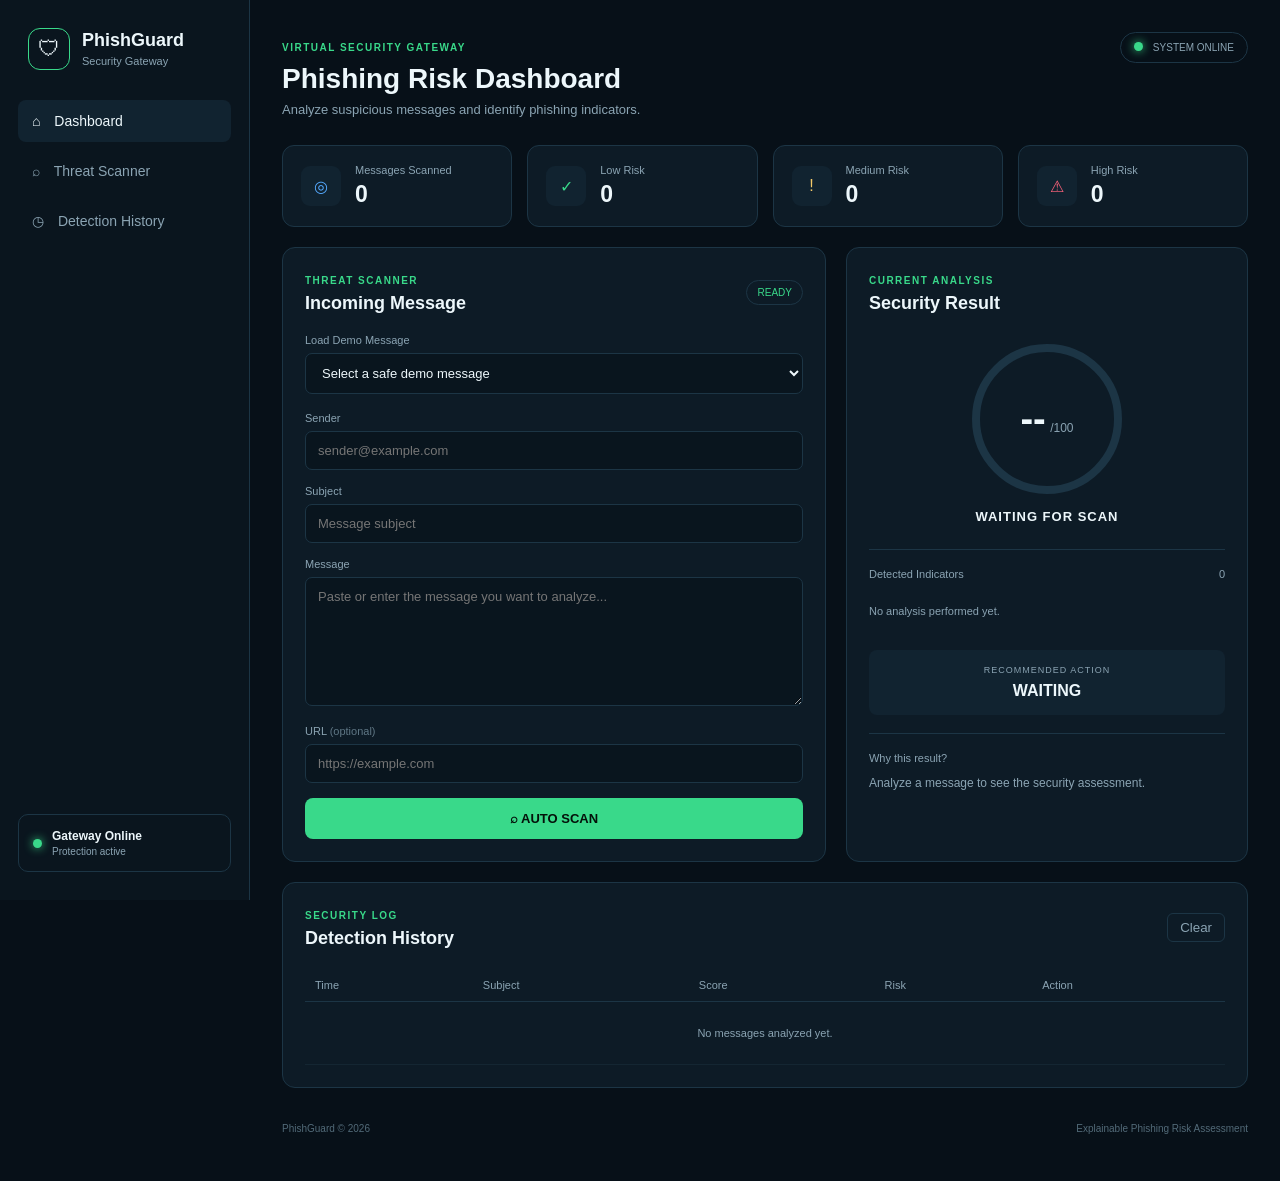
<file: frontend/index.html>
<!DOCTYPE html>
<html lang="en">
<head>
    <meta charset="UTF-8">
    <meta name="viewport" content="width=device-width, initial-scale=1.0">

    <title>PhishGuard - Security Gateway</title>

    <link rel="stylesheet" href="style.css">
</head>

<body>

    <!-- SIDEBAR -->
    <aside class="sidebar">

        <div class="brand">
            <div class="logo">🛡</div>

            <div>
                <h2>PhishGuard</h2>
                <span>Security Gateway</span>
            </div>
        </div>

        <nav>
            <button class="nav-item active">
                <span>⌂</span>
                Dashboard
            </button>

            <button class="nav-item">
                <span>⌕</span>
                Threat Scanner
            </button>

            <button class="nav-item">
                <span>◷</span>
                Detection History
            </button>
        </nav>

        <div class="gateway-status">
            <span class="status-dot"></span>

            <div>
                <strong>Gateway Online</strong>
                <small>Protection active</small>
            </div>
        </div>

    </aside>


    <!-- MAIN CONTENT -->
    <main class="main">

        <!-- TOP BAR -->
        <header class="topbar">

            <div>
                <p class="eyebrow">VIRTUAL SECURITY GATEWAY</p>
                <h1>Phishing Risk Dashboard</h1>
                <p class="subtitle">
                    Analyze suspicious messages and identify phishing indicators.
                </p>
            </div>

            <div class="system-status">
                <span class="status-dot"></span>
                SYSTEM ONLINE
            </div>

        </header>


        <!-- STATISTICS -->
        <section class="stats-grid">

            <div class="stat-card">
                <div class="stat-icon">◎</div>

                <div>
                    <span>Messages Scanned</span>
                    <strong id="totalScanned">0</strong>
                </div>
            </div>


            <div class="stat-card">
                <div class="stat-icon safe">✓</div>

                <div>
                    <span>Low Risk</span>
                    <strong id="lowRisk">0</strong>
                </div>
            </div>


            <div class="stat-card">
                <div class="stat-icon warning">!</div>

                <div>
                    <span>Medium Risk</span>
                    <strong id="mediumRisk">0</strong>
                </div>
            </div>


            <div class="stat-card">
                <div class="stat-icon danger">⚠</div>

                <div>
                    <span>High Risk</span>
                    <strong id="highRisk">0</strong>
                </div>
            </div>

        </section>


        <!-- MAIN GRID -->
        <section class="content-grid">

            <!-- MESSAGE SCANNER -->
            <div class="panel scanner-panel">

                <div class="panel-header">

                    <div>
                        <span class="section-label">THREAT SCANNER</span>
                        <h2>Incoming Message</h2>
                    </div>

                    <span class="scan-status" id="scanStatus">
                        READY
                    </span>

                </div>


                <!-- DEMO SELECTOR -->
                <div class="demo-section">

                    <label for="sampleSelect">
                        Load Demo Message
                    </label>

                    <select id="sampleSelect">

                        <option value="">
                            Select a safe demo message
                        </option>

                        <option value="safe">
                            Library Reminder — Low Risk
                        </option>

                        <option value="medium">
                            Account Notification — Medium Risk
                        </option>

                        <option value="high">
                            Urgent Account Verification — High Risk
                        </option>

                    </select>

                </div>


                <!-- SENDER -->
                <div class="input-group">

                    <label>Sender</label>

                    <input
                        type="text"
                        id="sender"
                        placeholder="sender@example.com"
                    >

                </div>


                <!-- SUBJECT -->
                <div class="input-group">

                    <label>Subject</label>

                    <input
                        type="text"
                        id="subject"
                        placeholder="Message subject"
                    >

                </div>


                <!-- MESSAGE -->
                <div class="input-group">

                    <label>Message</label>

                    <textarea
                        id="message"
                        rows="7"
                        placeholder="Paste or enter the message you want to analyze..."
                    ></textarea>

                </div>


                <!-- URL -->
                <div class="input-group">

                    <label>URL <span>(optional)</span></label>

                    <input
                        type="text"
                        id="url"
                        placeholder="https://example.com"
                    >

                </div>


                <!-- BUTTON -->
                <button
                    class="scan-button"
                    id="scanButton"
                >
                    <span>⌕</span>
                    AUTO SCAN
                </button>

            </div>


            <!-- RESULT PANEL -->
            <div class="panel result-panel">

                <div class="panel-header">

                    <div>
                        <span class="section-label">CURRENT ANALYSIS</span>
                        <h2>Security Result</h2>
                    </div>

                </div>


                <!-- SCORE -->
                <div class="score-container">

                    <div
                        class="score-circle"
                        id="scoreCircle"
                    >

                        <div>
                            <strong id="riskScore">--</strong>
                            <span>/100</span>
                        </div>

                    </div>


                    <div
                        class="risk-level"
                        id="riskLevel"
                    >
                        WAITING FOR SCAN
                    </div>

                </div>


                <!-- INDICATORS -->
                <div class="result-section">

                    <div class="result-title">
                        <span>Detected Indicators</span>
                        <span id="indicatorCount">0</span>
                    </div>

                    <div
                        class="indicator-list"
                        id="indicatorList"
                    >

                        <div class="empty-result">
                            No analysis performed yet.
                        </div>

                    </div>

                </div>


                <!-- ACTION -->
                <div class="action-box">

                    <span>RECOMMENDED ACTION</span>

                    <strong id="recommendedAction">
                        WAITING
                    </strong>

                </div>


                <!-- EXPLANATION -->
                <div class="explanation">

                    <div class="result-title">
                        Why this result?
                    </div>

                    <p id="explanationText">
                        Analyze a message to see the security assessment.
                    </p>

                </div>

            </div>

        </section>


        <!-- HISTORY -->
        <section class="panel history-panel">

            <div class="panel-header">

                <div>
                    <span class="section-label">SECURITY LOG</span>
                    <h2>Detection History</h2>
                </div>

                <button
                    class="clear-button"
                    id="clearHistory"
                >
                    Clear
                </button>

            </div>


            <div class="table-container">

                <table>

                    <thead>

                        <tr>
                            <th>Time</th>
                            <th>Subject</th>
                            <th>Score</th>
                            <th>Risk</th>
                            <th>Action</th>
                        </tr>

                    </thead>

                    <tbody id="historyBody">

                        <tr>
                            <td colspan="5" class="empty-history">
                                No messages analyzed yet.
                            </td>
                        </tr>

                    </tbody>

                </table>

            </div>

        </section>


        <!-- FOOTER -->
        <footer>

            <span>
                PhishGuard © 2026
            </span>

            <span>
                Explainable Phishing Risk Assessment
            </span>

        </footer>

    </main>


    <script src="script.js"></script>

</body>
</html>
</file>
<file: frontend/style.css>
* {
    box-sizing: border-box;
}

:root {
    --background: #071018;
    --sidebar: #0a151e;
    --panel: #0d1b26;
    --panel-light: #112330;
    --border: #1c3545;
    --text: #edf7fb;
    --muted: #8ba4b3;
    --accent: #39d98a;
    --warning: #f3c969;
    --danger: #ff647c;
    --blue: #55aaff;
}

body {
    margin: 0;
    font-family: Arial, Helvetica, sans-serif;
    background: var(--background);
    color: var(--text);
}

/* SIDEBAR */

.sidebar {
    position: fixed;
    left: 0;
    top: 0;

    width: 250px;
    height: 100vh;

    background: var(--sidebar);
    border-right: 1px solid var(--border);

    padding: 28px 18px;

    display: flex;
    flex-direction: column;
}

.brand {
    display: flex;
    align-items: center;
    gap: 12px;

    padding: 0 10px 30px;
}

.logo {
    width: 42px;
    height: 42px;

    border: 1px solid var(--accent);
    border-radius: 12px;

    display: flex;
    justify-content: center;
    align-items: center;

    font-size: 22px;
}

.brand h2 {
    margin: 0;
    font-size: 18px;
}

.brand span {
    font-size: 11px;
    color: var(--muted);
}

nav {
    display: flex;
    flex-direction: column;
    gap: 8px;
}

.nav-item {
    width: 100%;

    padding: 13px 14px;

    border: 0;
    border-radius: 8px;

    background: transparent;
    color: var(--muted);

    text-align: left;

    cursor: pointer;

    font-size: 14px;
}

.nav-item span {
    margin-right: 10px;
}

.nav-item:hover,
.nav-item.active {
    background: var(--panel-light);
    color: var(--text);
}

.gateway-status {
    margin-top: auto;

    border: 1px solid var(--border);
    border-radius: 10px;

    padding: 14px;

    display: flex;
    gap: 10px;
    align-items: center;
}

.gateway-status strong {
    display: block;
    font-size: 12px;
}

.gateway-status small {
    display: block;
    color: var(--muted);
    margin-top: 3px;
    font-size: 10px;
}

.status-dot {
    width: 9px;
    height: 9px;

    border-radius: 50%;

    background: var(--accent);

    display: inline-block;

    box-shadow: 0 0 10px var(--accent);
}


/* MAIN */

.main {
    margin-left: 250px;

    min-height: 100vh;

    padding: 32px;
}


/* TOPBAR */

.topbar {
    display: flex;
    justify-content: space-between;
    align-items: flex-start;

    margin-bottom: 28px;
}

.eyebrow,
.section-label {
    color: var(--accent);

    font-size: 10px;
    font-weight: bold;

    letter-spacing: 1.5px;
}

.topbar h1 {
    margin: 7px 0;

    font-size: 28px;
}

.subtitle {
    margin: 0;

    color: var(--muted);

    font-size: 13px;
}

.system-status {
    padding: 9px 13px;

    border: 1px solid var(--border);
    border-radius: 20px;

    font-size: 10px;

    color: var(--muted);
}

.system-status .status-dot {
    margin-right: 7px;
}


/* STATISTICS */

.stats-grid {
    display: grid;

    grid-template-columns: repeat(4, 1fr);

    gap: 15px;

    margin-bottom: 20px;
}

.stat-card {
    background: var(--panel);

    border: 1px solid var(--border);

    border-radius: 12px;

    padding: 18px;

    display: flex;

    align-items: center;

    gap: 14px;
}

.stat-icon {
    width: 40px;
    height: 40px;

    border-radius: 9px;

    background: var(--panel-light);

    display: flex;
    align-items: center;
    justify-content: center;

    color: var(--blue);
}

.stat-icon.safe {
    color: var(--accent);
}

.stat-icon.warning {
    color: var(--warning);
}

.stat-icon.danger {
    color: var(--danger);
}

.stat-card span {
    display: block;

    color: var(--muted);

    font-size: 11px;

    margin-bottom: 5px;
}

.stat-card strong {
    font-size: 23px;
}


/* CONTENT */

.content-grid {
    display: grid;

    grid-template-columns: 1.15fr 0.85fr;

    gap: 20px;

    margin-bottom: 20px;
}

.panel {
    background: var(--panel);

    border: 1px solid var(--border);

    border-radius: 13px;

    padding: 22px;
}

.panel-header {
    display: flex;

    justify-content: space-between;

    align-items: center;

    margin-bottom: 20px;
}

.panel-header h2 {
    margin: 5px 0 0;

    font-size: 18px;
}

.scan-status {
    font-size: 10px;

    color: var(--accent);

    border: 1px solid var(--border);

    padding: 6px 10px;

    border-radius: 20px;
}


/* INPUTS */

.demo-section {
    margin-bottom: 18px;
}

.input-group {
    margin-bottom: 15px;
}

.input-group label,
.demo-section label {
    display: block;

    color: var(--muted);

    font-size: 11px;

    margin-bottom: 7px;
}

.input-group label span {
    color: #5f7785;
}

input,
textarea,
select {
    width: 100%;

    border: 1px solid var(--border);

    background: #09151e;

    color: var(--text);

    border-radius: 7px;

    padding: 11px 12px;

    outline: none;

    font-family: inherit;

    font-size: 13px;
}

textarea {
    resize: vertical;

    min-height: 120px;
}

input:focus,
textarea:focus,
select:focus {
    border-color: var(--blue);
}

select {
    cursor: pointer;
}


/* BUTTON */

.scan-button {
    width: 100%;

    border: 0;

    border-radius: 8px;

    padding: 13px;

    background: var(--accent);

    color: #04110a;

    font-weight: bold;

    cursor: pointer;

    font-size: 13px;
}

.scan-button:hover {
    opacity: 0.9;
}

.scan-button:disabled {
    opacity: 0.5;
    cursor: wait;
}


/* RESULT */

.score-container {
    display: flex;

    flex-direction: column;

    align-items: center;

    padding: 10px 0 25px;
}

.score-circle {
    width: 150px;
    height: 150px;

    border-radius: 50%;

    border: 8px solid var(--border);

    display: flex;

    align-items: center;
    justify-content: center;

    transition: 0.3s;
}

.score-circle strong {
    font-size: 38px;
}

.score-circle span {
    color: var(--muted);
    font-size: 12px;
}

.risk-level {
    margin-top: 15px;

    font-size: 13px;

    font-weight: bold;

    letter-spacing: 1px;
}

.result-section {
    border-top: 1px solid var(--border);

    padding-top: 18px;
}

.result-title {
    display: flex;

    justify-content: space-between;

    color: var(--muted);

    font-size: 11px;

    margin-bottom: 10px;
}

.indicator-list {
    display: flex;

    flex-direction: column;

    gap: 8px;
}

.indicator {
    padding: 10px;

    border-radius: 7px;

    background: #09151e;

    border: 1px solid var(--border);

    font-size: 11px;
}

.indicator.warning {
    color: var(--warning);
}

.indicator.safe {
    color: var(--accent);
}

.action-box {
    margin-top: 18px;

    padding: 15px;

    background: var(--panel-light);

    border-radius: 8px;

    text-align: center;
}

.action-box span {
    display: block;

    color: var(--muted);

    font-size: 9px;

    letter-spacing: 1px;

    margin-bottom: 7px;
}

.action-box strong {
    font-size: 16px;
}

.explanation {
    margin-top: 18px;

    padding-top: 18px;

    border-top: 1px solid var(--border);
}

.explanation p {
    color: var(--muted);

    font-size: 12px;

    line-height: 1.6;

    margin: 0;
}

.empty-result {
    color: var(--muted);

    font-size: 11px;

    padding: 15px 0;
}


/* HISTORY */

.history-panel {
    margin-bottom: 20px;
}

.clear-button {
    border: 1px solid var(--border);

    background: transparent;

    color: var(--muted);

    padding: 6px 12px;

    border-radius: 6px;

    cursor: pointer;
}

.clear-button:hover {
    color: var(--text);
}

.table-container {
    overflow-x: auto;
}

table {
    width: 100%;

    border-collapse: collapse;

    font-size: 11px;
}

th {
    text-align: left;

    color: var(--muted);

    font-weight: normal;

    padding: 10px;

    border-bottom: 1px solid var(--border);
}

td {
    padding: 12px 10px;

    border-bottom: 1px solid #142632;
}

.risk-low {
    color: var(--accent);
}

.risk-medium {
    color: var(--warning);
}

.risk-high {
    color: var(--danger);
}

.empty-history {
    text-align: center;

    color: var(--muted);

    padding: 25px;
}


/* FOOTER */

footer {
    display: flex;

    justify-content: space-between;

    color: #526a78;

    font-size: 10px;

    padding: 15px 0;
}


/* RESPONSIVE */

@media (max-width: 1100px) {

    .stats-grid {
        grid-template-columns: repeat(2, 1fr);
    }

    .content-grid {
        grid-template-columns: 1fr;
    }
}


@media (max-width: 700px) {

    .sidebar {
        position: relative;

        width: 100%;
        height: auto;
    }

    .main {
        margin-left: 0;

        padding: 18px;
    }

    .topbar {
        flex-direction: column;

        gap: 15px;
    }

    .stats-grid {
        grid-template-columns: 1fr;
    }
}
</file>
